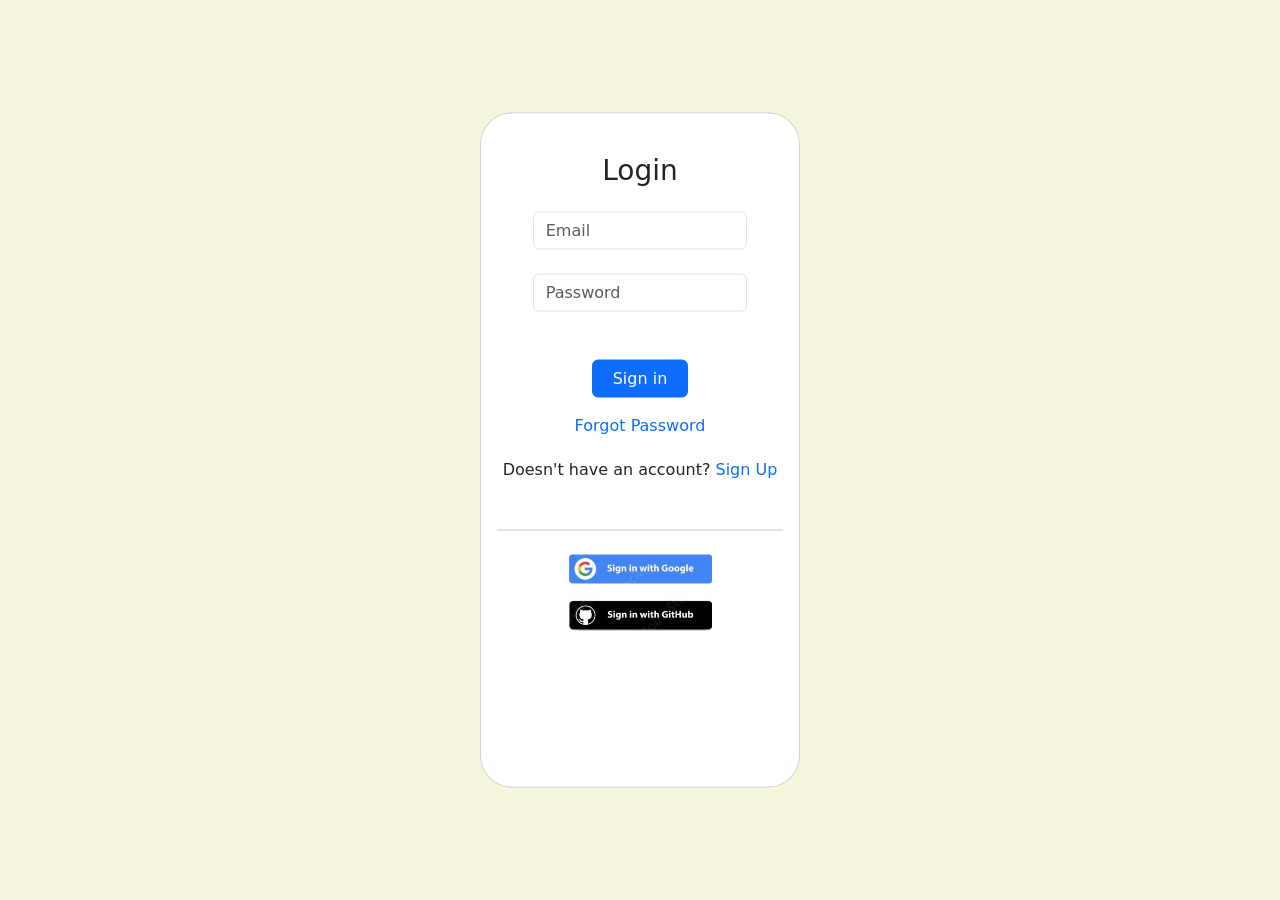
<file: src/main/resources/static/index.html>
<!DOCTYPE html>
<html lang="en">
<head>
    <meta charset="UTF-8">
    <meta name="viewport" content="width=device-width, initial-scale=1.0">
    <title>Salman Educates</title>
    <link href="https://cdn.jsdelivr.net/npm/bootstrap@5.3.3/dist/css/bootstrap.min.css" rel="stylesheet" integrity="sha384-QWTKZyjpPEjISv5WaRU9OFeRpok6YctnYmDr5pNlyT2bRjXh0JMhjY6hW+ALEwIH" crossorigin="anonymous">
    <link rel="stylesheet" href="styles.css">
</head>
<body>

<div class="card position-absolute top-50 start-50 translate-middle w-25 rounded-5 h-75">
    <div class="card-body d-flex flex-column">
        <form class="login-form mt-4 mb-3" action="http://localhost:8080/login" method="post">
            <h3 class="text-center mb-4">Login</h3>
            <div class="form-group mb-4 d-flex justify-content-center">
                <input type="email" class="form-control w-75" id="username" name="username" placeholder="Email">
            </div>
            <div class="form-group mb-3 d-flex justify-content-center">
                <input type="password" class="form-control w-75" id="password" name="password" placeholder="Password">
            </div>
            <div class=" d-flex justify-content-center mt-5">
                <button type="submit" class="btn btn-primary btn-block col-4">Sign in</button>
            </div>
        </form>
        <div class="d-flex justify-content-center mb-1">
            <p ><span><a href="forgot_password.html">Forgot Password</a></span></p>
        </div>
        <div class="d-flex justify-content-center mb-3">
            <p >Doesn't have an account? <span><a href="register.html">Sign Up</a></span></p>
        </div>
        <hr>
        <div class="d-flex justify-content-center flex-column">
            <a href="https://accounts.google.com/o/oauth2/v2/auth?redirect_uri=http%3A%2F%2Flocalhost%3A8080%2Fgrantcode&response_type=code&client_id=xxx&scope=https%3A%2F%2Fwww.googleapis.com%2Fauth%2Fuserinfo.email+https%3A%2F%2Fwww.googleapis.com%2Fauth%2Fuserinfo.profile+openid&access_type=offline">
                <div class="d-flex justify-content-center mt-2">
                    <img src="sign-google.jpg" class="w-50" alt="">
                </div>
            </a>
            <div class="d-flex justify-content-center mt-3">
                <img src="sing-git.jpg" class="w-50" alt="">
            </div>
        </div>
    </div>
</div>



<script src="https://cdn.jsdelivr.net/npm/bootstrap@5.3.3/dist/js/bootstrap.bundle.min.js" integrity="sha384-YvpcrYf0tY3lHB60NNkmXc5s9fDVZLESaAA55NDzOxhy9GkcIdslK1eN7N6jIeHz" crossorigin="anonymous"></script>
</body>
</html>
</file>
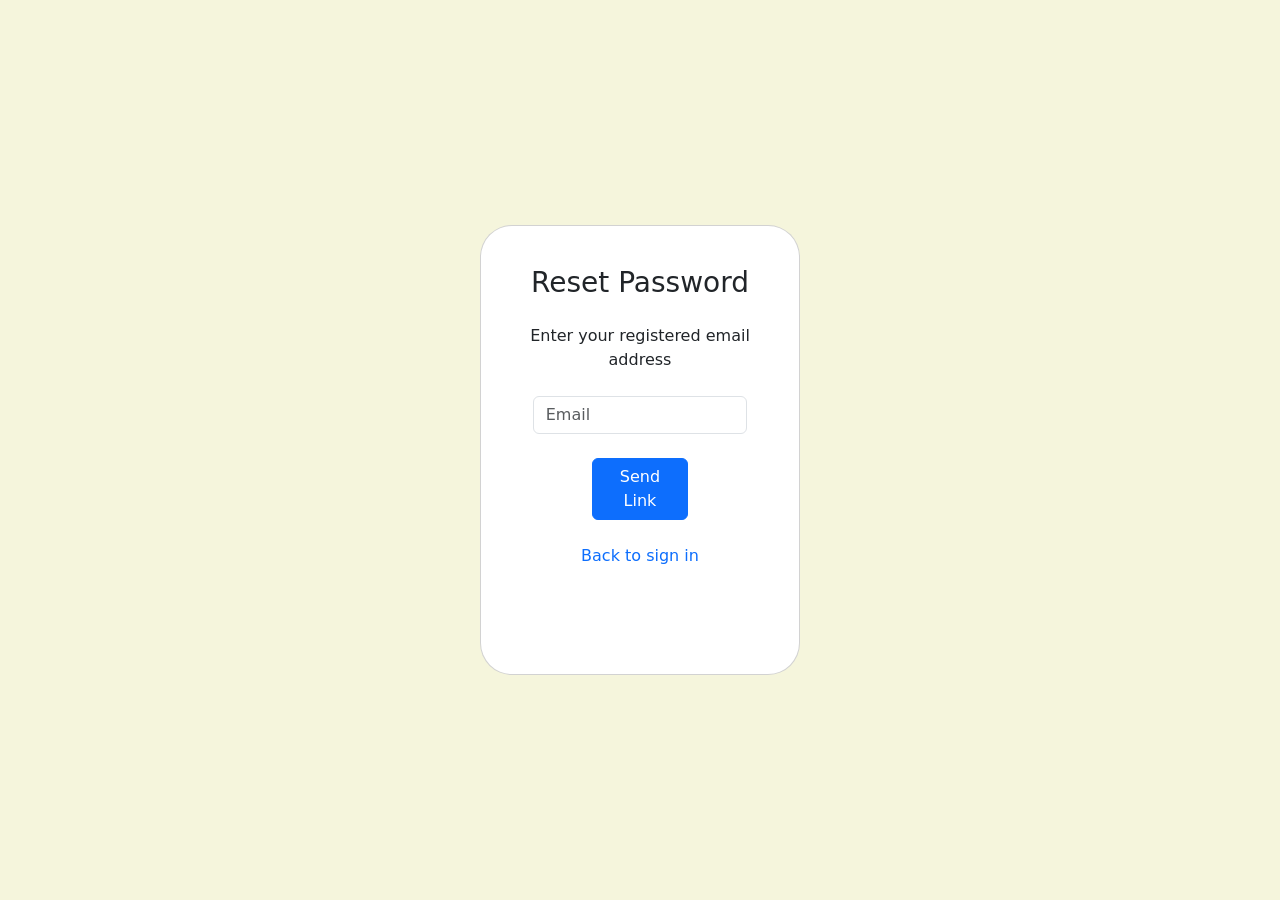
<file: src/main/resources/static/forgot_password.html>
<!DOCTYPE html>
<html lang="en">
<head>
    <meta charset="UTF-8">
    <meta name="viewport" content="width=device-width, initial-scale=1.0">
    <title>Salman Educates</title>
    <link href="https://cdn.jsdelivr.net/npm/bootstrap@5.3.3/dist/css/bootstrap.min.css" rel="stylesheet" integrity="sha384-QWTKZyjpPEjISv5WaRU9OFeRpok6YctnYmDr5pNlyT2bRjXh0JMhjY6hW+ALEwIH" crossorigin="anonymous">
    <link rel="stylesheet" href="styles.css">
</head>
<body>

<div class="card position-absolute top-50 start-50 translate-middle w-25 rounded-5 h-50">
    <div class="card-body d-flex flex-column">
        <form class="login-form" action="http://localhost:8080/generateresetpasswordlink" method="post">
            <h3 class="text-center mt-4 mb-4">Reset Password</h3>
            <p class="text-center">Enter your registered email address</p>
            <div class="form-group mb-4 d-flex justify-content-center">
                <input type="email" class="form-control mt-2 w-75" id="email" name="email" placeholder="Email">
            </div>
            <div class=" d-flex justify-content-center mt-3">
                <button type="submit" class="btn btn-primary btn-block col-4">Send Link</button>
            </div>
        </form>
        <div class="d-flex justify-content-center mt-4">
            <a href="index.html">Back to sign in</a>
        </div>
    </div>
</div>



<script src="https://cdn.jsdelivr.net/npm/bootstrap@5.3.3/dist/js/bootstrap.bundle.min.js" integrity="sha384-YvpcrYf0tY3lHB60NNkmXc5s9fDVZLESaAA55NDzOxhy9GkcIdslK1eN7N6jIeHz" crossorigin="anonymous"></script>
</body>
</html>
</file>
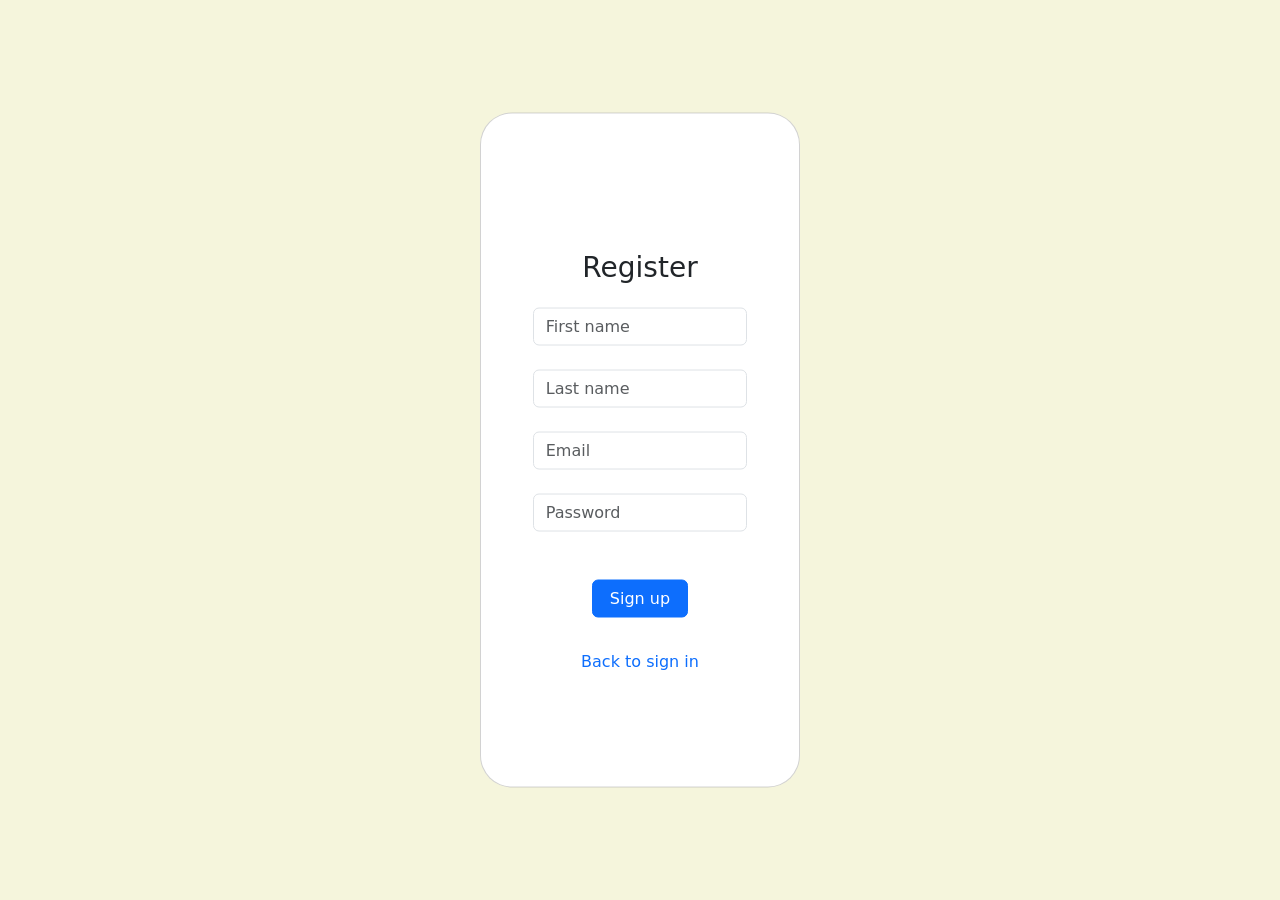
<file: src/main/resources/static/register.html>
<!DOCTYPE html>
<html lang="en">
<head>
    <meta charset="UTF-8">
    <meta name="viewport" content="width=device-width, initial-scale=1.0">
    <title>Salman Educates</title>
    <link href="https://cdn.jsdelivr.net/npm/bootstrap@5.3.3/dist/css/bootstrap.min.css" rel="stylesheet" integrity="sha384-QWTKZyjpPEjISv5WaRU9OFeRpok6YctnYmDr5pNlyT2bRjXh0JMhjY6hW+ALEwIH" crossorigin="anonymous">
    <link rel="stylesheet" href="styles.css">
</head>
<body>

<div class="card position-absolute top-50 start-50 translate-middle w-25 rounded-5 h-75">
    <div class="card-body d-flex flex-column justify-content-center">
        <form class="login-form mt-4 mb-3" action="http://localhost:8080/register" method="post">
            <h3 class="text-center mb-4">Register</h3>
            <div class="form-group mb-4 d-flex justify-content-center">
                <input type="text" class="form-control w-75" id="firstName" name="firstName" placeholder="First name">
            </div>
            <div class="form-group mb-4 d-flex justify-content-center">
                <input type="text" class="form-control w-75" id="lastName" name="lastName" placeholder="Last name">
            </div>
            <div class="form-group mb-4 d-flex justify-content-center">
                <input type="email" class="form-control w-75" id="email" name="email" placeholder="Email">
            </div>
            <div class="form-group mb-3 d-flex justify-content-center">
                <input type="password" class="form-control w-75" id="password" name="password" placeholder="Password">
            </div>
            <div class=" d-flex justify-content-center mt-5">
                <button type="submit" class="btn btn-primary btn-block col-4">Sign up</button>
            </div>
        </form>
        <div class="d-flex justify-content-center mt-3">
            <a href="index.html">Back to sign in</a>
        </div>
    </div>
</div>



<script src="https://cdn.jsdelivr.net/npm/bootstrap@5.3.3/dist/js/bootstrap.bundle.min.js" integrity="sha384-YvpcrYf0tY3lHB60NNkmXc5s9fDVZLESaAA55NDzOxhy9GkcIdslK1eN7N6jIeHz" crossorigin="anonymous"></script>
</body>
</html>
</file>
<file: src/main/resources/static/styles.css>
body {
    background-color: beige;
}
a {
    text-decoration: none;
}
</file>
